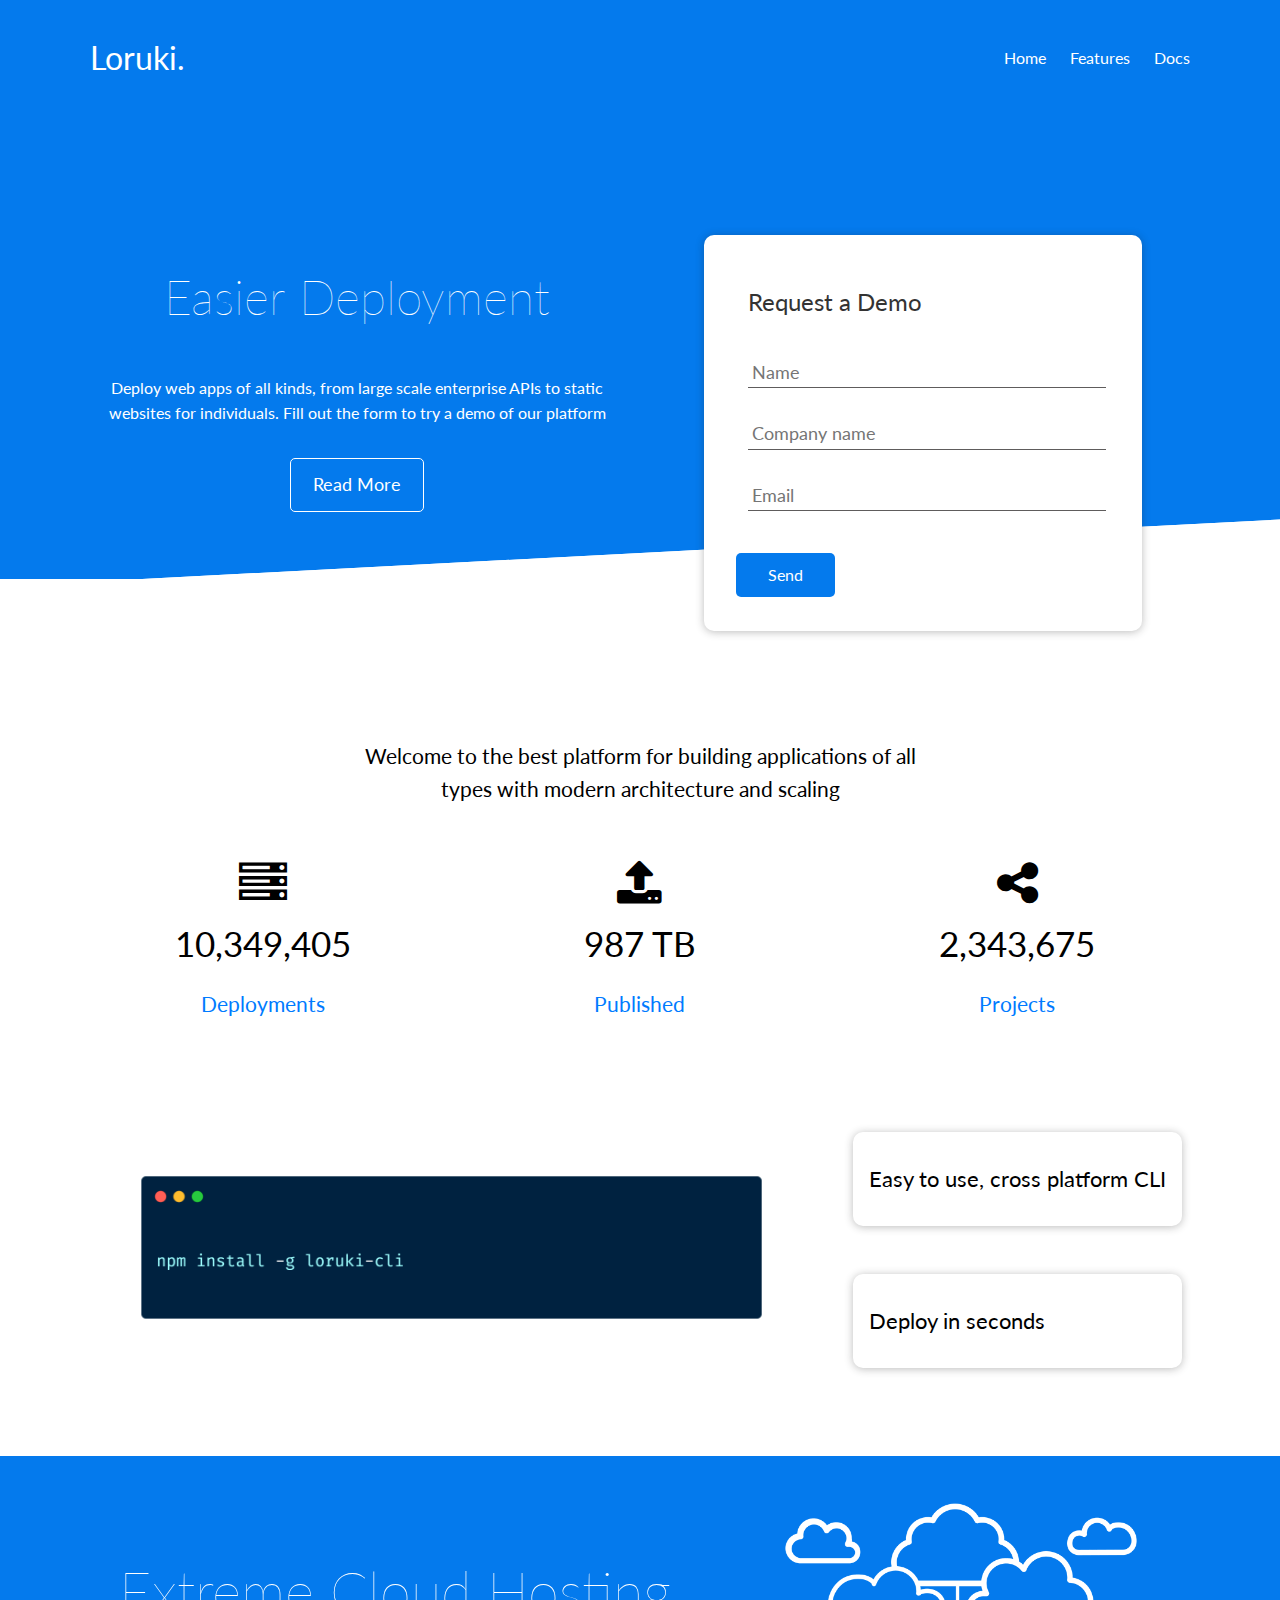
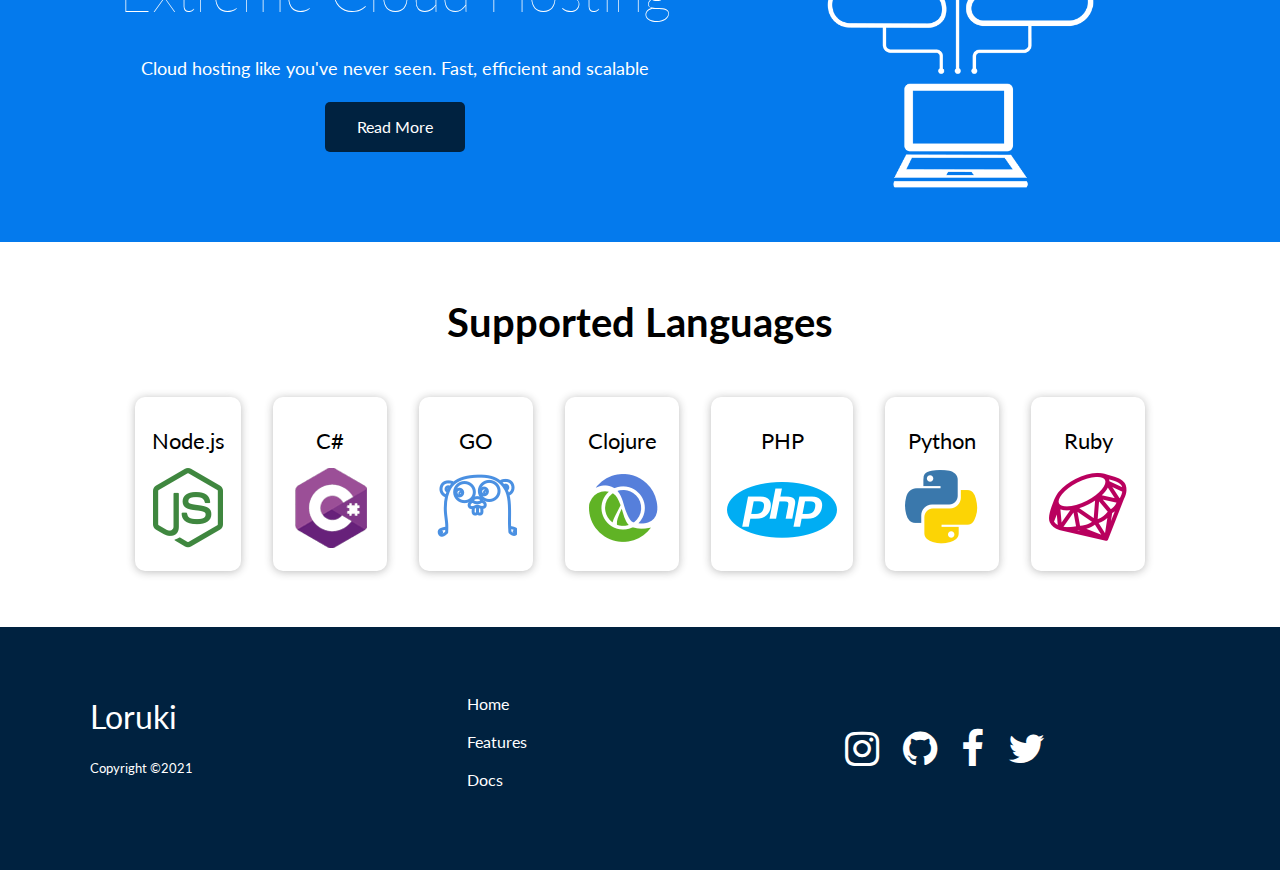
<file: index.html>
<!doctype html>
<html lang=en>
<head>
<meta charset=UTF-8>
<meta name=viewport content="width=device-width,initial-scale=1">
<meta http-equiv=X-UA-Compatible content="ie=edge">
<link rel=stylesheet href=https://cdnjs.cloudflare.com/ajax/libs/font-awesome/4.7.0/css/font-awesome.min.css>
<link rel=stylesheet href="https://fonts.googleapis.com/css2?family=Lato:wght@300&amp;display=swap">
<link rel=stylesheet href=css/reset.css>
<link rel=stylesheet href=css/utlities.css>
<link rel=stylesheet href=css/styles.css>
<title>Loruki Web Service</title>
</head>
<body>
<header class="header py-2">
<div class=container>
<nav class="header__nav nav flex flex--justify-content-between flex--align-items-center">
<span class="header__logo nav__logo">
Loruki.
</span>
<ul class="header__nav-list nav__list flex">
<li class="header__nav-list-item nav__list-item">
<a href=# class="header__nav-list-link nav__list-link">
Home
</a>
</li>
<li class="header__nav-list-item nav__list-item">
<a href=features.html class="header__nav-list-link nav__list-link">
Features
</a>
</li>
<li class="header__nav-list-item nav__list-item">
<a href=docs.html class="header__nav-list-link nav__list-link">
Docs
</a>
</li>
</ul>
</nav>
</div>
</header>
<main id=main>
<section class=showcase>
<div class=container>
<div class="row grid grid-gap-2">
<div class=showcase__text-box>
<h1 class=showcase__title>
Easier Deployment
</h1>
<p class=showcase__paragraph>
Deploy web apps of all kinds, from large scale enterprise APIs to static websites for individuals. Fill out the form to try a demo of our platform
</p>
<button class="btn btn--outline mt-2">
Read More
</button>
</div>
<div class="showcase__form-container card">
<form action=# class=showcase__form>
<fieldset>
<legend>
<h2 class="showcase__form-title mb-2">
Request a Demo
</h2>
</legend>
<div class=form__control>
<input name=name placeholder=Name class=form__input required>
</div>
<div class="form__control my-2">
<input name=name placeholder="Company name" class=form__input required>
</div>
<div class=form__control>
<input type=email name=email placeholder=Email class=form__input required>
</div>
</fieldset>
<button class="btn btn--bg-blue my-2">
Send
</button>
</form>
</div>
</div>
</div>
</section>
<section class=stats>
<div class=container>
<div class="stats__text-box text--center">
<p class=stats__intro>
Welcome to the best platform for building applications of all types with modern architecture and scaling
</p>
</div>
<div class="row grid grid-gap-2 grid-column-xl-3 grid-column-lg-1">
<article class="stats__result text--center">
<i class="fa fa-server fa-3x" aria-hidden=true></i>
<output class=mb-1>
<span class=stats__result-amount>
10,349,405
</span>
</output>
<p class="text--blue stats__result-title">
Deployments
</p>
</article>
<article class="stats__result text--center">
<i class="fa fa-upload fa-3x" aria-hidden=true></i>
<output class=mb-1>
<span class=stats__result-amount>
987 TB
</span>
</output>
<p class="text--blue stats__result-title">
Published
</p>
</article>
<article class="stats__result text--center">
<i class="fa fa-share-alt fa-3x" aria-hidden=true></i>
<output class=mb-1>
<span class=stats__result-amount>
2,343,675
</span>
</output>
<p class="text--blue stats__result-title">
Projects
</p>
</article>
</div>
</div>
</section>
<section class=cli>
<div class=container>
<div class="row grid grid-gap-2 grid-column-xl-3 grid-column-lg-2">
<figure class=cli__img-container>
<img src=images/cli-min.png alt="image of cli" class=cli__img>
</figure>
<div class="cli__text-box cli__text-box-1 card">
<p class=cli__text>
Easy to use, cross platform CLI
</p>
</div>
<div class="cli__text-box cli__text-box-2 card">
<p class=cli__text>
Deploy in seconds
</p>
</div>
</div>
</div>
</section>
<section class=cloud>
<div class=container>
<div class="row grid grid-gap-2">
<div class="cloud__text-box text--center">
<h2 class=cloud__title>
Extreme Cloud Hosting
</h2>
<p class=cloud__paragraph>
Cloud hosting like you've never seen. Fast, efficient and scalable
</p>
<button class="btn btn--bg-dark">
Read More
</button>
</div>
<figure class=cloud__img-container>
<img src=images/cloud-min.png alt="image that represents cloud computing" class=cloud__img>
</figure>
</div>
</div>
</section>
<section class="languages text--center">
<div class=container>
<h2 class=languages__title>
Supported Languages
</h2>
<div class="row flex flex--wrap flex-gap-1 flex--justify-content-center">
<article class="card languages__card">
<figure class=languages__img-container>
<figcaption class=language__img-caption>
Node.js
</figcaption>
<img src=images/logos/node-min.png alt="node js " class=languages__img>
</figure>
</article>
<article class="card languages__card">
<figure class=languages__img-container>
<figcaption class=language__img-caption>
C#
</figcaption>
<img src=images/logos/csharp-min.png alt="c sharp" class=languages__img>
</figure>
</article>
<article class="card languages__card">
<figure class=languages__img-container>
<figcaption class=language__img-caption>
GO
</figcaption>
<img src=images/logos/go-min.png alt="go " class=languages__img>
</figure>
</article>
<article class="card languages__card">
<figure class=languages__img-container>
<figcaption class=language__img-caption>
Clojure
</figcaption>
<img src=images/logos/clojure-min.png alt=clojure class=languages__img>
</figure>
</article>
<article class="card languages__card">
<figure class=languages__img-container>
<figcaption class=language__img-caption>
PHP
</figcaption>
<img src=images/logos/php-min.png alt=php class=languages__img>
</figure>
</article>
<article class="card languages__card">
<figure class=languages__img-container>
<figcaption class=language__img-caption>
Python
</figcaption>
<img src=images/logos/python-min.png alt=python class=languages__img>
</figure>
</article>
<article class="card languages__card">
<figure class=languages__img-container>
<figcaption class=language__img-caption>
Ruby
</figcaption>
<img src=images/logos/ruby-min.png alt=ruby class=languages__img>
</figure>
</article>
</div>
</div>
</section>
</main>
<footer class="footer py-4">
<div class=container>
<div class="row grid grid-gap-2 grid-column-xl-3 grid-column-sm-1">
<div class="footer__text-box text--white">
<span class="text-sz-2 footer__paragrpaph mb-1">
Loruki
</span>
<small class="footer__copyright d--block">
Copyright &copy;2021
</small>
</div>
<nav class="footer__nav nav">
<ul class=footer__nav-list>
<li class=footer__nav-list-item>
<a href=index.html class=footer__nav-link>
Home
</a>
</li>
<li class=footer__nav-list-item>
<a href=features.html class=footer__nav-link>
Features
</a>
</li>
<li class=footer__nav-list-item>
<a href=docs.html class=footer__nav-link>
Docs
</a>
</li>
</ul>
</nav>
<ul class="footer__social-list flex">
<li class=footer__social-list-item>
<a href=# class=footer__social-list-link>
<i class="fa fa-instagram" aria-hidden=true></i>
</a>
</li>
<li class=footer__social-list-item>
<a href=# class=footer__social-list-link>
<i class="fa fa-github" aria-hidden=true></i>
</a>
</li>
<li class=footer__social-list-item>
<a href=# class=footer__social-list-link>
<i class="fa fa-facebook" aria-hidden=true></i>
</a>
</li>
<li class=footer__social-list-item>
<a href=# class=footer__social-list-link>
<i class="fa fa-twitter" aria-hidden=true></i>
</a>
</li>
</ul>
</div>
</div>
</footer>
</body>
</html>
</file>
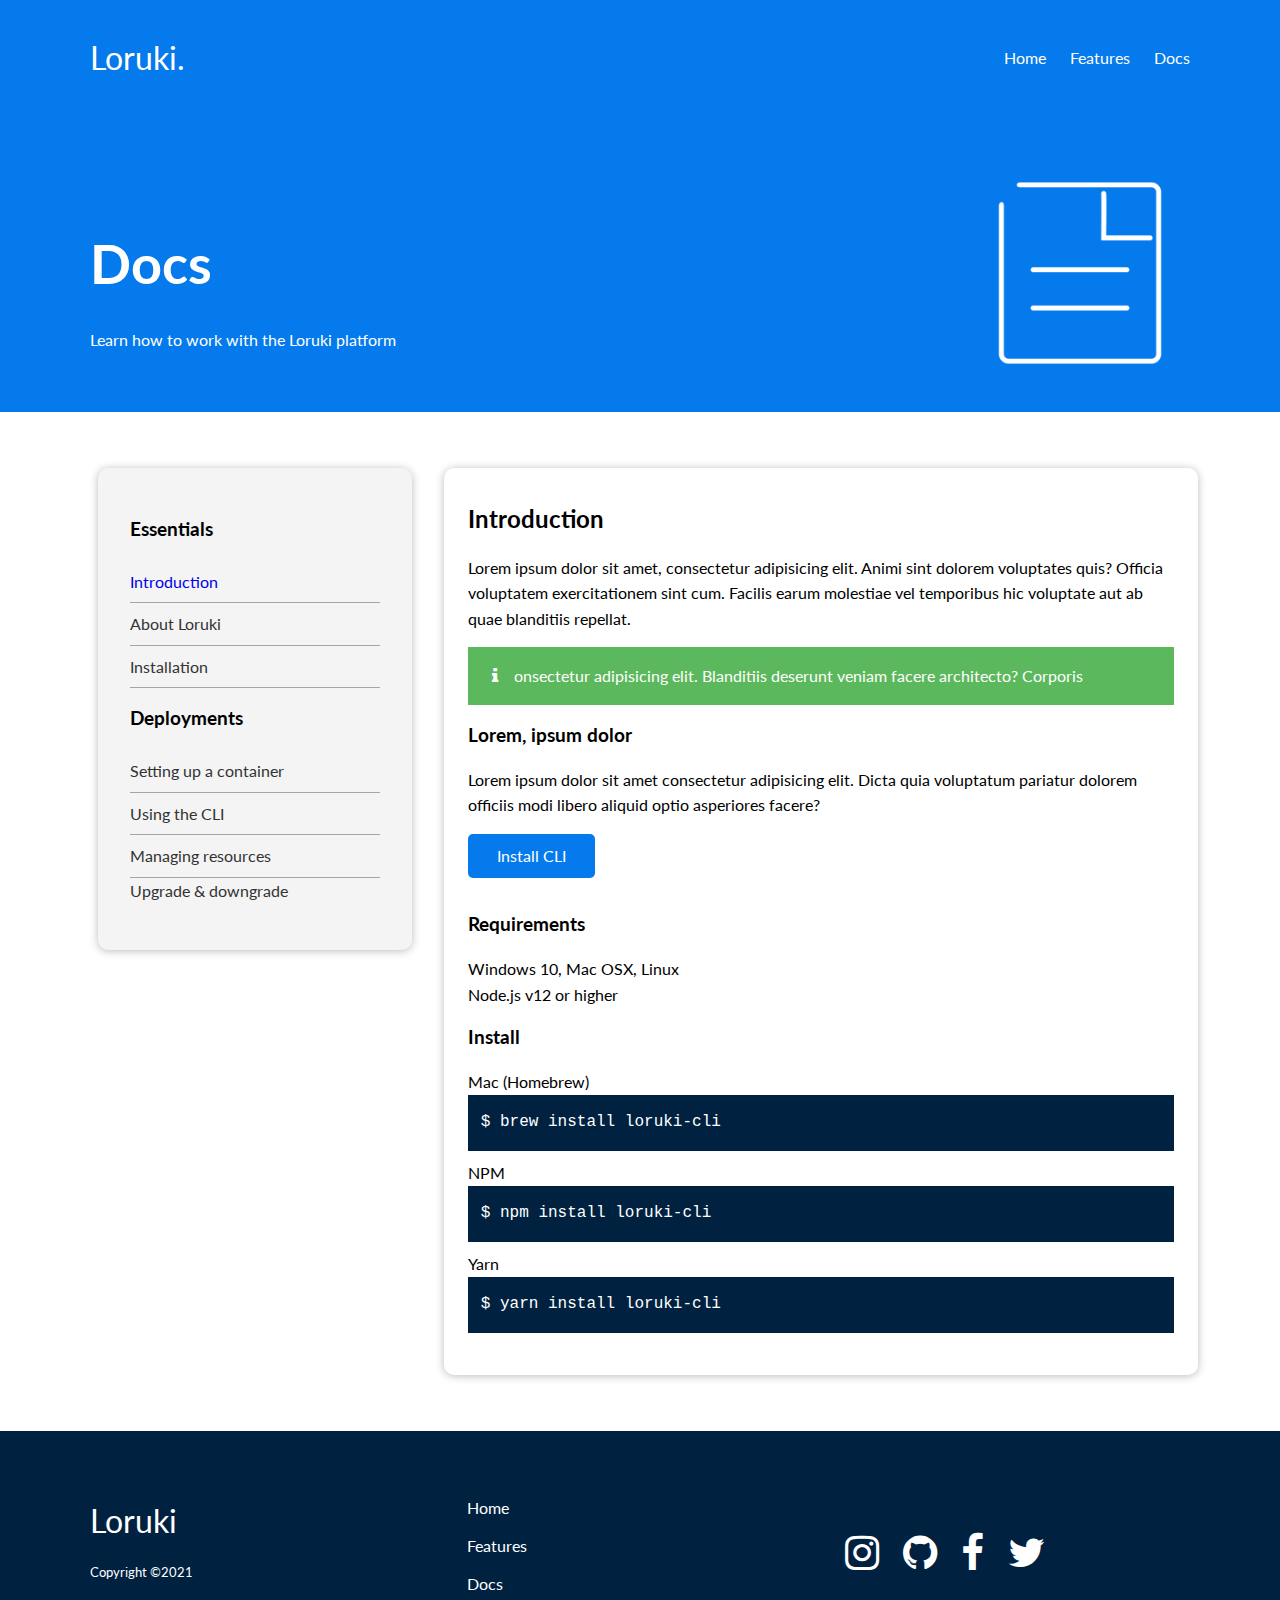
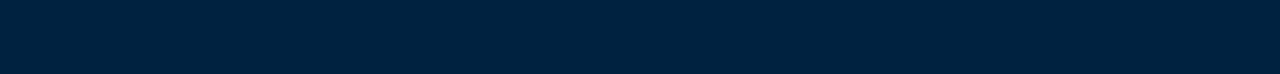
<file: docs.html>
<!doctype html>
<html lang=en>
<head>
<meta charset=UTF-8>
<meta name=viewport content="width=device-width,initial-scale=1">
<meta http-equiv=X-UA-Compatible content="ie=edge">
<link rel=stylesheet href=https://cdnjs.cloudflare.com/ajax/libs/font-awesome/4.7.0/css/font-awesome.min.css>
<link rel=stylesheet href="https://fonts.googleapis.com/css2?family=Lato:wght@300&amp;display=swap">
<link rel=stylesheet href=css/reset.css>
<link rel=stylesheet href=css/utlities.css>
<link rel=stylesheet href=css/styles.css>
<title>Loruki Web Service</title>
</head>
<body>
<header class="header py-2">
<div class=container>
<nav class="header__nav nav flex flex--justify-content-between flex--align-items-center">
<span class="header__logo nav__logo">
Loruki.
</span>
<ul class="header__nav-list nav__list flex">
<li class="header__nav-list-item nav__list-item">
<a href=index.html class="header__nav-list-link nav__list-link">
Home
</a>
</li>
<li class="header__nav-list-item nav__list-item">
<a href=features.html class="header__nav-list-link nav__list-link">
Features
</a>
</li>
<li class="header__nav-list-item nav__list-item">
<a href=docs.html class="header__nav-list-link nav__list-link">
Docs
</a>
</li>
</ul>
</nav>
</div>
</header>
<main id=main>
<section class=docs>
<div class=container>
<div class="row grid grid-gap-2 grid-column-xl-2 grid-column-sm-1">
<div class=docs__text-box>
<h1 class=docs__title>
Docs
</h1>
<p class="docs__paragraph mt-1">
Learn how to work with the Loruki platform
</p>
</div>
<figure class=docs__img-container>
<img src=images/docs-min.png alt="image that represents docs" class=docs__img>
</figure>
</div>
</div>
</section>
<section class="docs-main my-3">
<div class=container>
<div class="row grid grid-gap-1">
<div class=docs-main__left>
<aside class="card docs-main__card">
<h3 class="docs-main__essentials-title mb-1">
Essentials
</h3>
<nav class=docs-main__nav-top>
<ul class=docs-main__nav-list>
<li class="docs-main__nav-top-list-item docs-main__nav-list-item">
<a href=# class="docs-main__nav-top-list-link active docs-main__nav-list-link">
Introduction
</a>
</li>
<li class="docs-main__nav-top-list-item docs-main__nav-list-item">
<a href=# class="docs-main__nav-top-list-link docs-main__nav-list-link">
About Loruki
</a>
</li>
<li class="docs-main__nav-top-list-item docs-main__nav-list-item">
<a href=# class="docs-main__nav-top-list-link docs-main__nav-list-link">
Installation
</a>
</li>
</ul>
</nav>
<h3 class="docs-main__deployment-title my-1">
Deployments
</h3>
<nav class=docs-main__nav-bottom>
<ul class=docs-main__nav-bottom-list>
<li class="docs-main__nav-bottom-list-item docs-main__nav-list-item">
<a href=# class="docs-main__nav-bottom-list-link docs-main__nav-list-link">
Setting up a container
</a>
</li>
<li class="docs-main__nav-bottom-list-item docs-main__nav-list-item">
<a href=# class="docs-main__nav-bottom-list-link docs-main__nav-list-link">
Using the CLI
</a>
</li>
<li class="docs-main__nav-bottom-list-item docs-main__nav-list-item">
<a href=# class="docs-main__nav-bottom-list-link docs-main__nav-list-link">
Managing resources
</a>
</li>
<li class="docs-main__nav-bottom-list-item docs-main-__av-list-item">
<a href=# class="docs-main__nav-bottom-list-link docs-main__nav-list-link">
Upgrade & downgrade
</a>
</li>
</ul>
</nav>
</aside>
</div>
<section class="card docs-main__intro">
<article>
<h2 class="docs-main__intro-title mb-1">
Introduction
</h2>
<p class=docs-main__intro-paragraph>
Lorem ipsum dolor sit amet, consectetur adipisicing elit. Animi sint dolorem voluptates quis? Officia voluptatem exercitationem sint cum. Facilis earum molestiae vel temporibus hic voluptate aut ab quae blanditiis repellat.
</p>
<div class="bg--alert-success flex flex--align-items-baseline my-1">
<i class="fa fa-info d--block text--white" aria-hidden=true></i>
<p class="pl-1 docs-main__intro-paragraph">
onsectetur adipisicing elit. Blanditiis deserunt veniam facere architecto? Corporis
</p>
</div>
<article>
<h3 class="docs-main__intro-subtitle mb-1">
Lorem, ipsum dolor
</h3>
<p class=docs-main__intro-paragraph>
Lorem ipsum dolor sit amet consectetur adipisicing elit. Dicta quia voluptatum pariatur dolorem officiis modi libero aliquid optio asperiores facere?
</p>
<button class="btn btn--bg-blue mt-1 mb-2">
Install CLI
</button>
</article>
</article>
<h3 class="docs-main__intro-subtitle mb-1">
Requirements
</h3>
<ul class=docs-main__intro-requirements-list>
<li class=docs-main__intro-requirements-list-item>
Windows 10, Mac OSX, Linux
</li>
<li class=docs-main__intro-requirements-list-item>
Node.js v12 or higher
</li>
</ul>
<h3 class="docs-main__intro-subtitle my-1">
Install
</h3>
<p class=docs-main__intro-os-rq>
Mac (Homebrew)
</p>
<div class=docs-main__intro-code-container>
<pre ng-show=textFile.isPresent>
                                <code class=docs-main__intro-code>
                                    $ brew install loruki-cli
                                </code>
                            </pre>
</div>
<p class=docs-main__intro-os-rq>
NPM
</p>
<div class=docs-main__intro-code-container>
<pre ng-show=textFile.isPresent>
                                <code class=docs-main__intro-code>
                                   $ npm install loruki-cli
                                </code>
                            </pre>
</div>
<p class=docs-main__intro-os-rq>
Yarn
</p>
<div class=docs-main__intro-code-container>
<pre>
                                <code class=docs-main__intro-code>
                                    $ yarn install loruki-cli
                                </code>
                            </pre>
</div>
</section>
</div>
</div>
</section>
</main>
<footer class="footer py-4">
<div class=container>
<div class="row grid grid-gap-2 grid-column-xl-3 grid-column-sm-1">
<div class="footer__text-box text--white">
<span class="text-sz-2 footer__paragrpaph mb-1">
Loruki
</span>
<small class="footer__copyright d--block">
Copyright &copy;2021
</small>
</div>
<nav class="footer__nav nav">
<ul class=footer__nav-list>
<li class=footer__nav-list-item>
<a href=index.html class=footer__nav-link>
Home
</a>
</li>
<li class=footer__nav-list-item>
<a href=features.html class=footer__nav-link>
Features
</a>
</li>
<li class=footer__nav-list-item>
<a href=features.html class=footer__nav-link>
Docs
</a>
</li>
</ul>
</nav>
<ul class="footer__social-list flex">
<li class=footer__social-list-item>
<a href=# class=footer__social-list-link>
<i class="fa fa-instagram" aria-hidden=true></i>
</a>
</li>
<li class=footer__social-list-item>
<a href=# class=footer__social-list-link>
<i class="fa fa-github" aria-hidden=true></i>
</a>
</li>
<li class=footer__social-list-item>
<a href=# class=footer__social-list-link>
<i class="fa fa-facebook" aria-hidden=true></i>
</a>
</li>
<li class=footer__social-list-item>
<a href=# class=footer__social-list-link>
<i class="fa fa-twitter" aria-hidden=true></i>
</a>
</li>
</ul>
</div>
</div>
</footer>
</body>
</html>
</file>
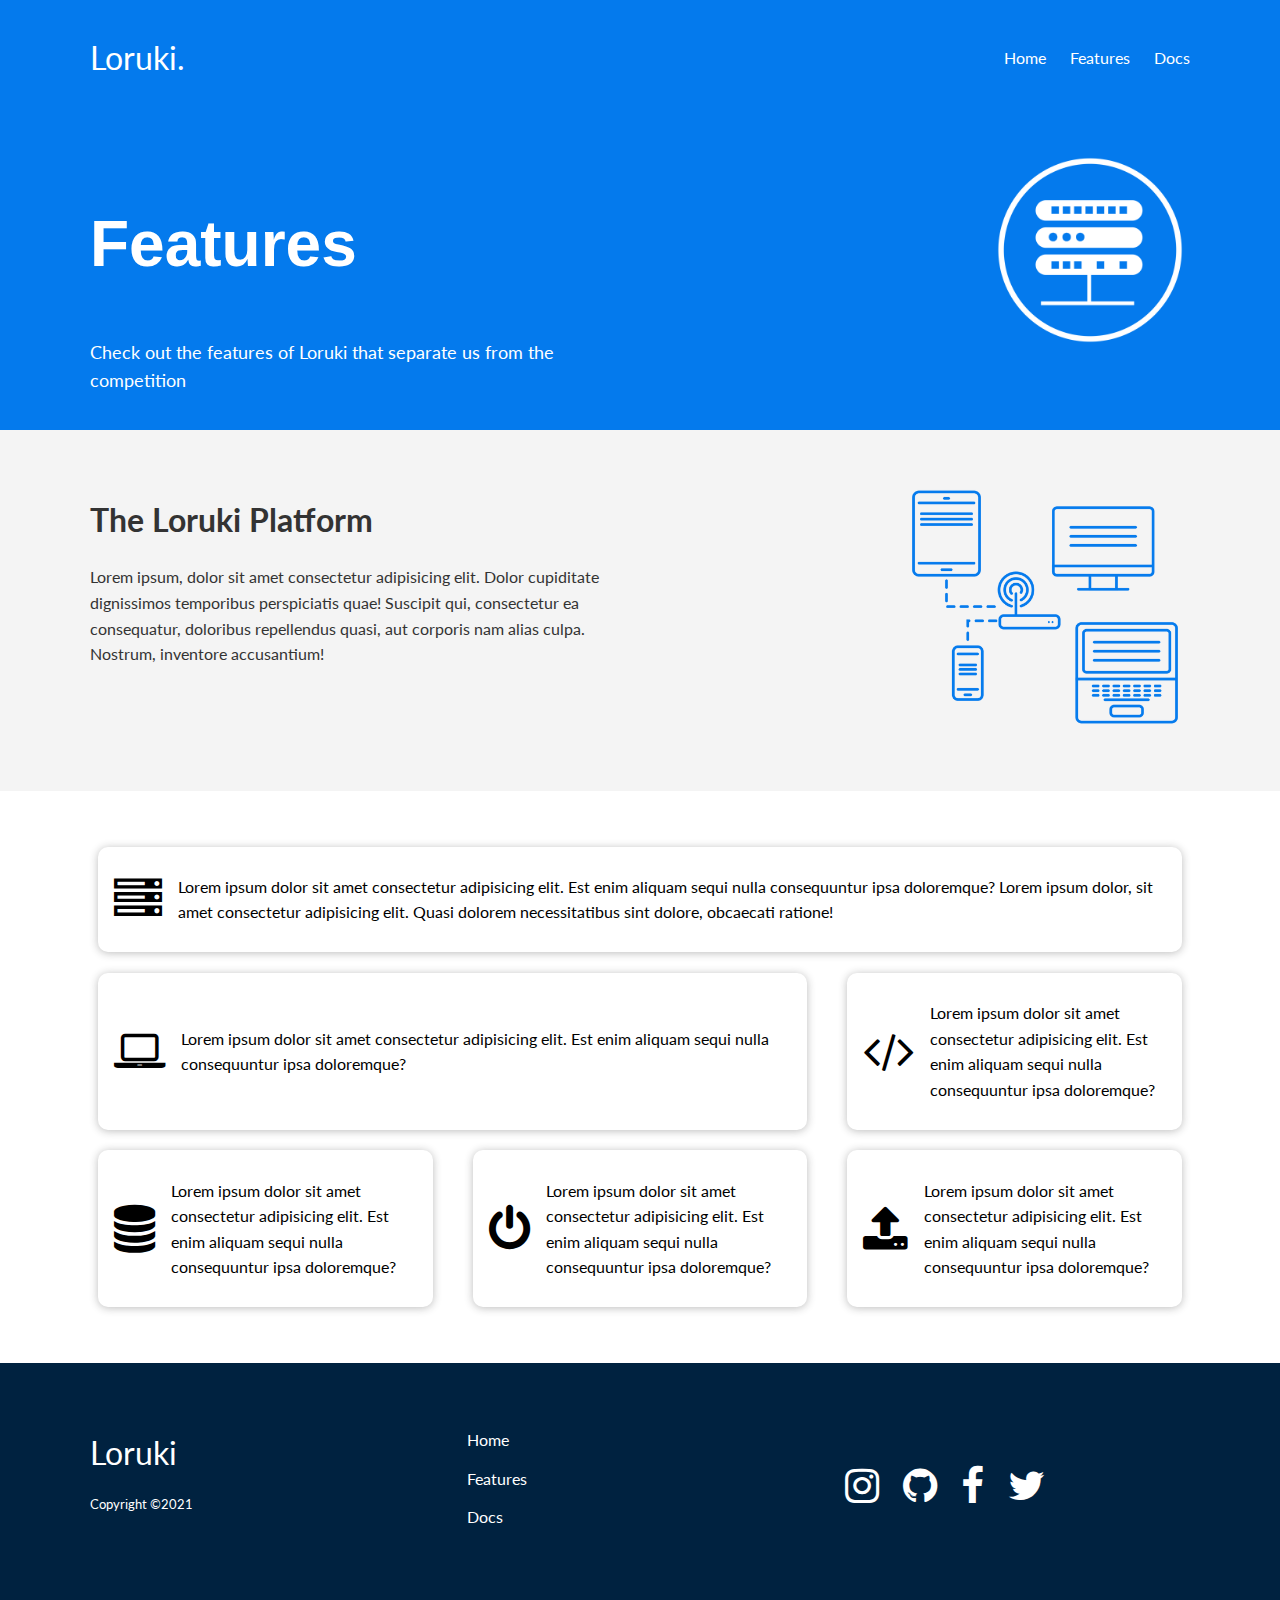
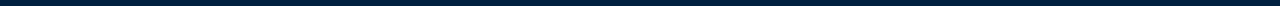
<file: features.html>
<!doctype html>
<html lang=en>
<head>
<meta charset=UTF-8>
<meta name=viewport content="width=device-width,initial-scale=1">
<meta http-equiv=X-UA-Compatible content="ie=edge">
<link rel=stylesheet href=https://cdnjs.cloudflare.com/ajax/libs/font-awesome/4.7.0/css/font-awesome.min.css>
<link rel=stylesheet href="https://fonts.googleapis.com/css2?family=Lato:wght@300&amp;display=swap">
<link rel=stylesheet href=css/reset.css>
<link rel=stylesheet href=css/utlities.css>
<link rel=stylesheet href=css/styles.css>
<title>Loruki Web Service</title>
</head>
<body>
<header class="header py-2">
<div class=container>
<nav class="header__nav nav flex flex--justify-content-between flex--align-items-center">
<span class="header__logo nav__logo">
Loruki.
</span>
<ul class="header__nav-list nav__list flex">
<li class="header__nav-list-item nav__list-item">
<a href=index.html class="header__nav-list-link nav__list-link">
Home
</a>
</li>
<li class="header__nav-list-item nav__list-item">
<a href=features.html class="header__nav-list-link nav__list-link">
Features
</a>
</li>
<li class="header__nav-list-item nav__list-item">
<a href=docs.html class="header__nav-list-link nav__list-link">
Docs
</a>
</li>
</ul>
</nav>
</div>
</header>
<main id=main>
<section class=features>
<div class=container>
<div class="row grid grid-gap-2 grid-column-xl-2 grid-column-sm-1">
<div class=features__text-box>
<h1 class=features__title>
Features
</h1>
<p class="features__paragraph mt-1">
Check out the features of Loruki that separate us from the competition
</p>
</div>
<figure class=features__img-container>
<img src=images/server-min.png alt="" class=features__img>
</figure>
</div>
</div>
</section>
<section class="platform py-2">
<div class=container>
<div class="row grid grid-gap-2 grid-column-xl-2 grid-column-sm-1">
<div class="platform__text-box pt-2">
<h2 class=platform__title>
The Loruki Platform
</h2>
<p class=platform__paragraph>
Lorem ipsum, dolor sit amet consectetur adipisicing elit. Dolor cupiditate dignissimos temporibus perspiciatis quae! Suscipit qui, consectetur ea consequatur, doloribus repellendus quasi, aut corporis nam alias culpa. Nostrum, inventore accusantium!
</p>
</div>
<figure class=platform__img-container>
<img src=images/server2-min.png alt="image of the server" class=platform__img>
</figure>
</div>
</div>
</section>
<section class="features-info my-3">
<div class=container>
<div class="row grid">
<article class="card features-info__server flex flex--align-items-center">
<i class="fa fa-server fa-3x" aria-hidden=true></i>
<p class=features-info__paragraph>
Lorem ipsum dolor sit amet consectetur adipisicing elit. Est enim aliquam sequi nulla consequuntur ipsa doloremque? Lorem ipsum dolor, sit amet consectetur adipisicing elit. Quasi dolorem necessitatibus sint dolore, obcaecati ratione!
</p>
</article>
<article class="card features-info__network flex flex--align-items-center">
<i class="fa fa-laptop fa-3x" aria-hidden=true></i>
<p class=features-info__paragraph>
Lorem ipsum dolor sit amet consectetur adipisicing elit. Est enim aliquam sequi nulla consequuntur ipsa doloremque?
</p>
</article>
<article class="card features-info__code flex flex--align-items-center">
<i class="fa fa-code fa-3x" aria-hidden=true></i>
<p class=features-info__paragraph>
Lorem ipsum dolor sit amet consectetur adipisicing elit. Est enim aliquam sequi nulla consequuntur ipsa doloremque?
</p>
</article>
<article class="card features-info__database flex flex--align-items-center">
<i class="fa fa-database fa-3x" aria-hidden=true></i>
<p class=features-info__paragraph>
Lorem ipsum dolor sit amet consectetur adipisicing elit. Est enim aliquam sequi nulla consequuntur ipsa doloremque?
</p>
</article>
<article class="card features-info__power flex flex--align-items-center">
<i class="fa fa-power-off fa-3x" aria-hidden=true></i>
<p class=features-info__paragraph>
Lorem ipsum dolor sit amet consectetur adipisicing elit. Est enim aliquam sequi nulla consequuntur ipsa doloremque?
</p>
</article>
<article class="card features-info__publish flex flex--align-items-center">
<i class="fa fa-upload fa-3x" aria-hidden=true></i>
<p class=features-info__paragraph>
Lorem ipsum dolor sit amet consectetur adipisicing elit. Est enim aliquam sequi nulla consequuntur ipsa doloremque?
</p>
</article>
</div>
</div>
</section>
</main>
<footer class="footer py-4">
<div class=container>
<div class="row grid grid-gap-2 grid-column-xl-3 grid-column-sm-1">
<div class="footer__text-box text--white">
<span class="text-sz-2 footer__paragrpaph mb-1">
Loruki
</span>
<small class="footer__copyright d--block">
Copyright &copy;2021
</small>
</div>
<nav class="footer__nav nav">
<ul class=footer__nav-list>
<li class=footer__nav-list-item>
<a href=index.html class=footer__nav-link>
Home
</a>
</li>
<li class=footer__nav-list-item>
<a href=features.html class=footer__nav-link>
Features
</a>
</li>
<li class=footer__nav-list-item>
<a href=docs.html class=footer__nav-link>
Docs
</a>
</li>
</ul>
</nav>
<ul class="footer__social-list flex">
<li class=footer__social-list-item>
<a href=# class=footer__social-list-link>
<i class="fa fa-instagram" aria-hidden=true></i>
</a>
</li>
<li class=footer__social-list-item>
<a href=# class=footer__social-list-link>
<i class="fa fa-github" aria-hidden=true></i>
</a>
</li>
<li class=footer__social-list-item>
<a href=# class=footer__social-list-link>
<i class="fa fa-facebook" aria-hidden=true></i>
</a>
</li>
<li class=footer__social-list-item>
<a href=# class=footer__social-list-link>
<i class="fa fa-twitter" aria-hidden=true></i>
</a>
</li>
</ul>
</div>
</div>
</footer>
</body>
</html>
</file>
